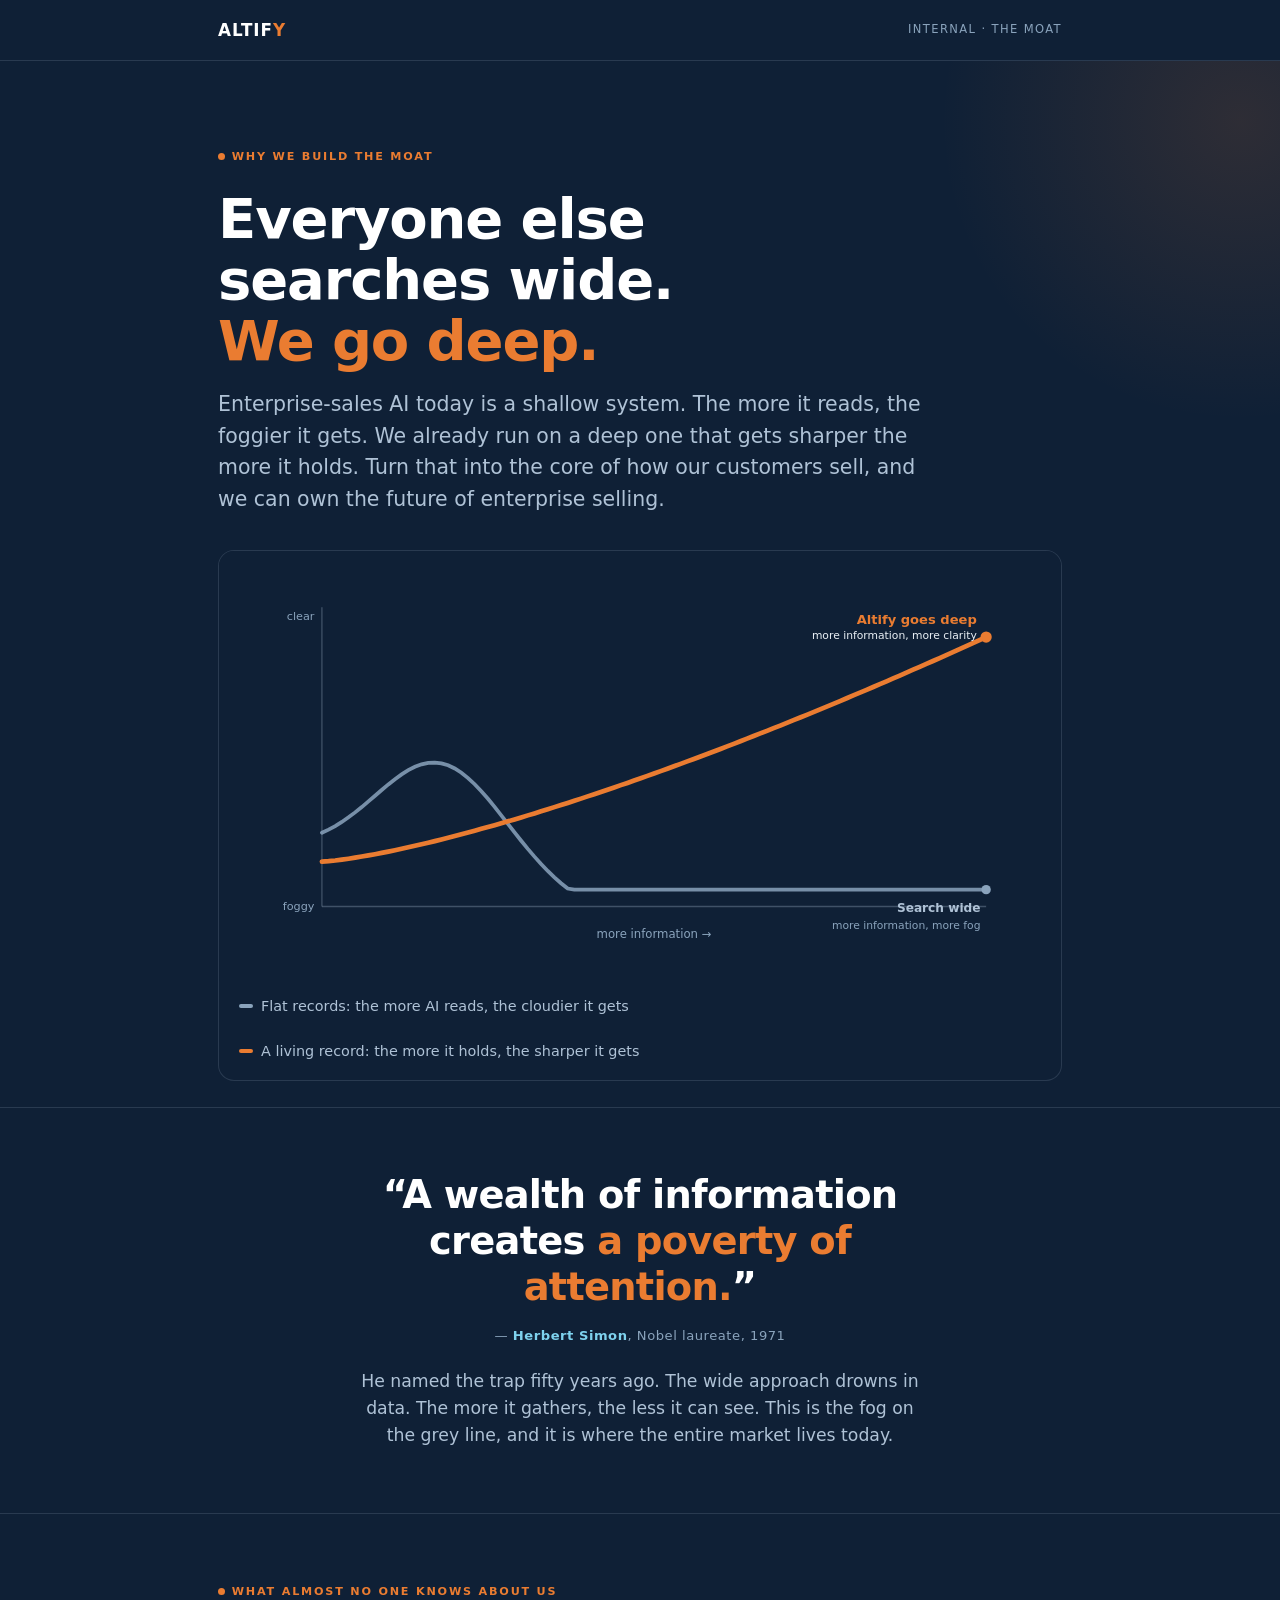
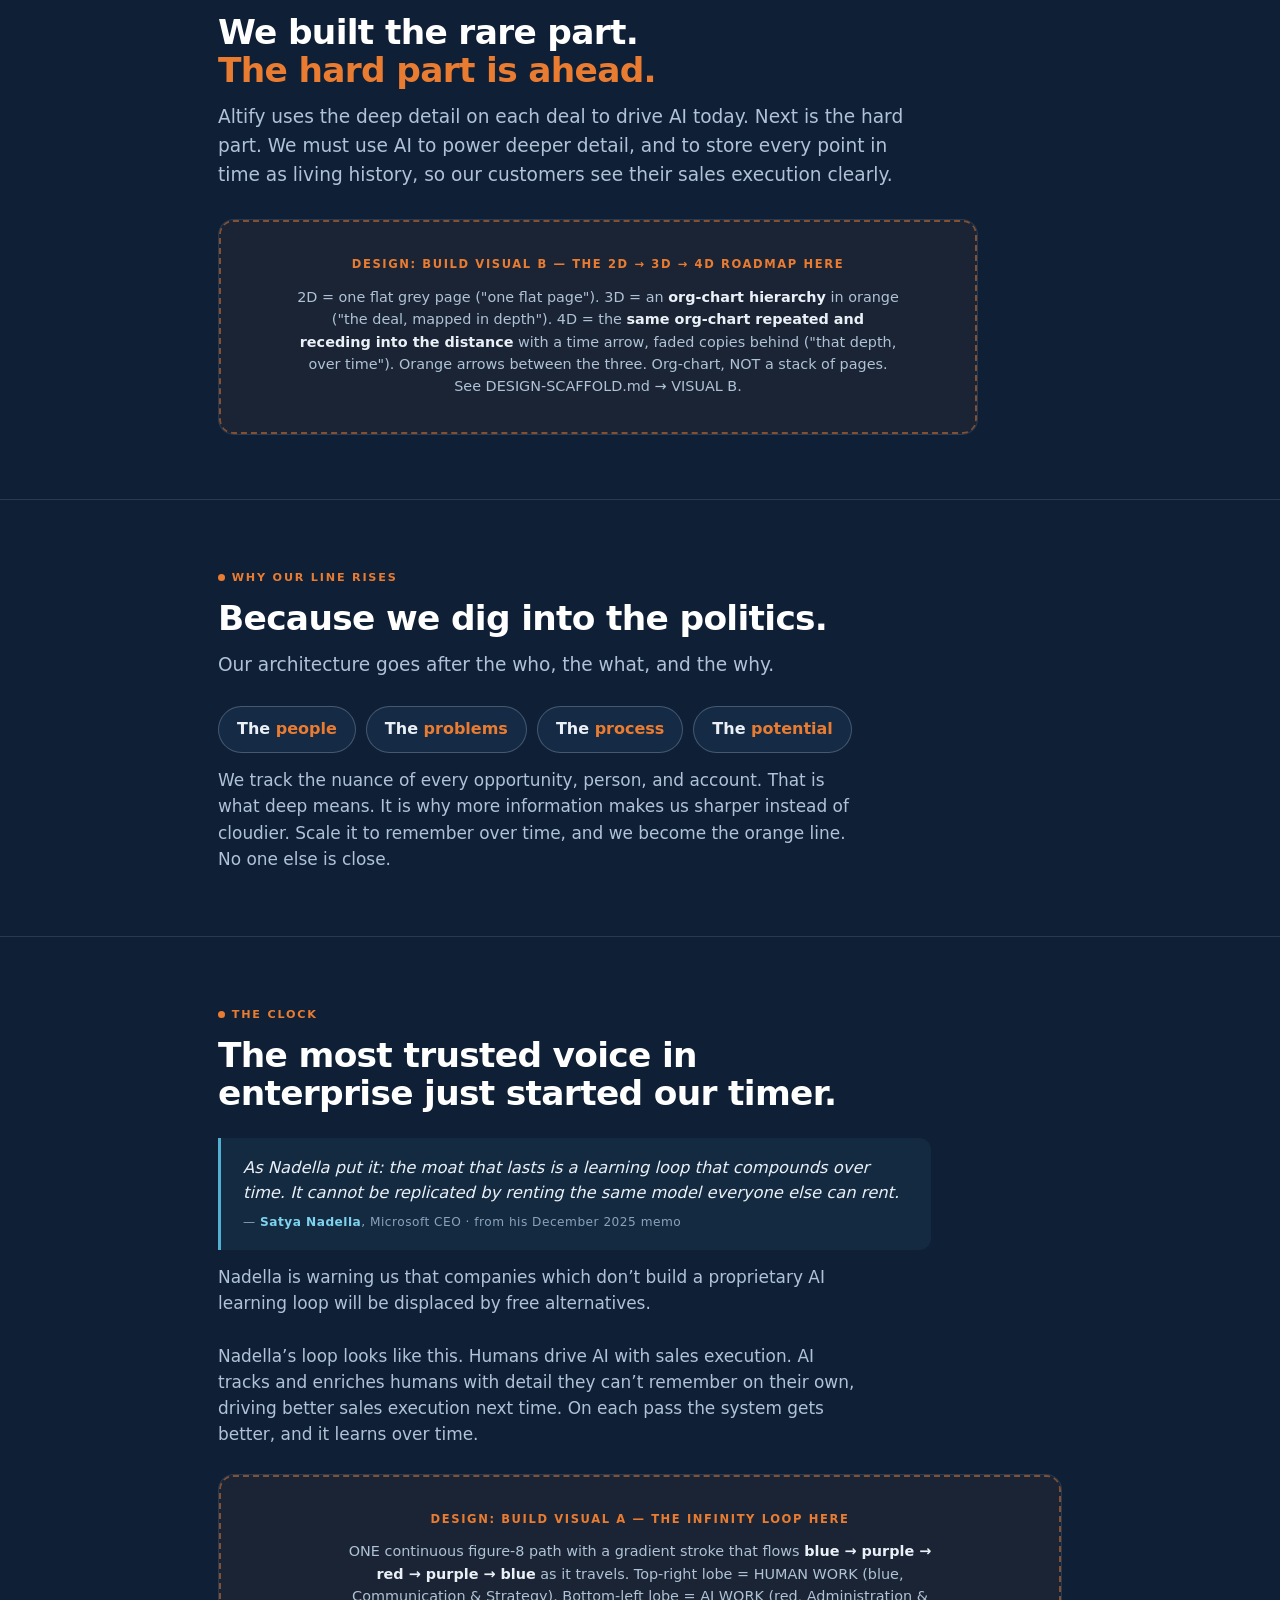
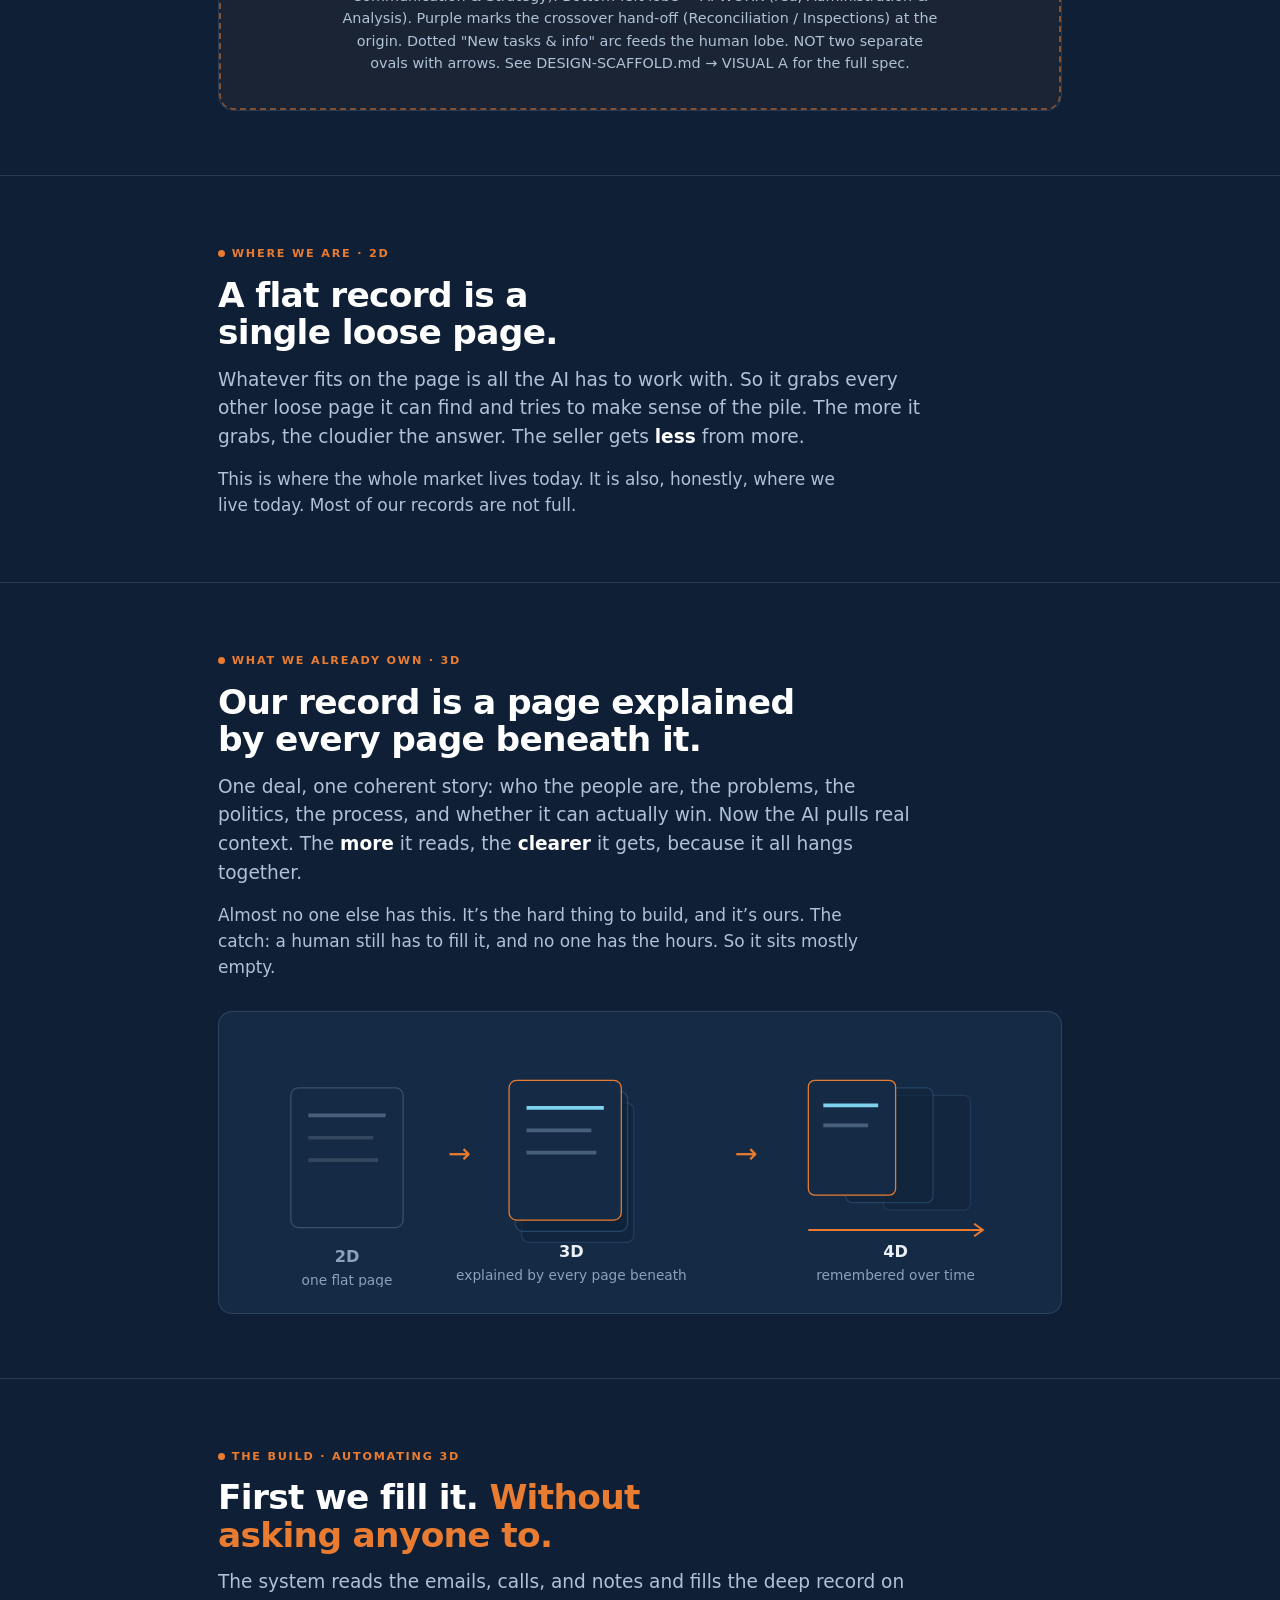
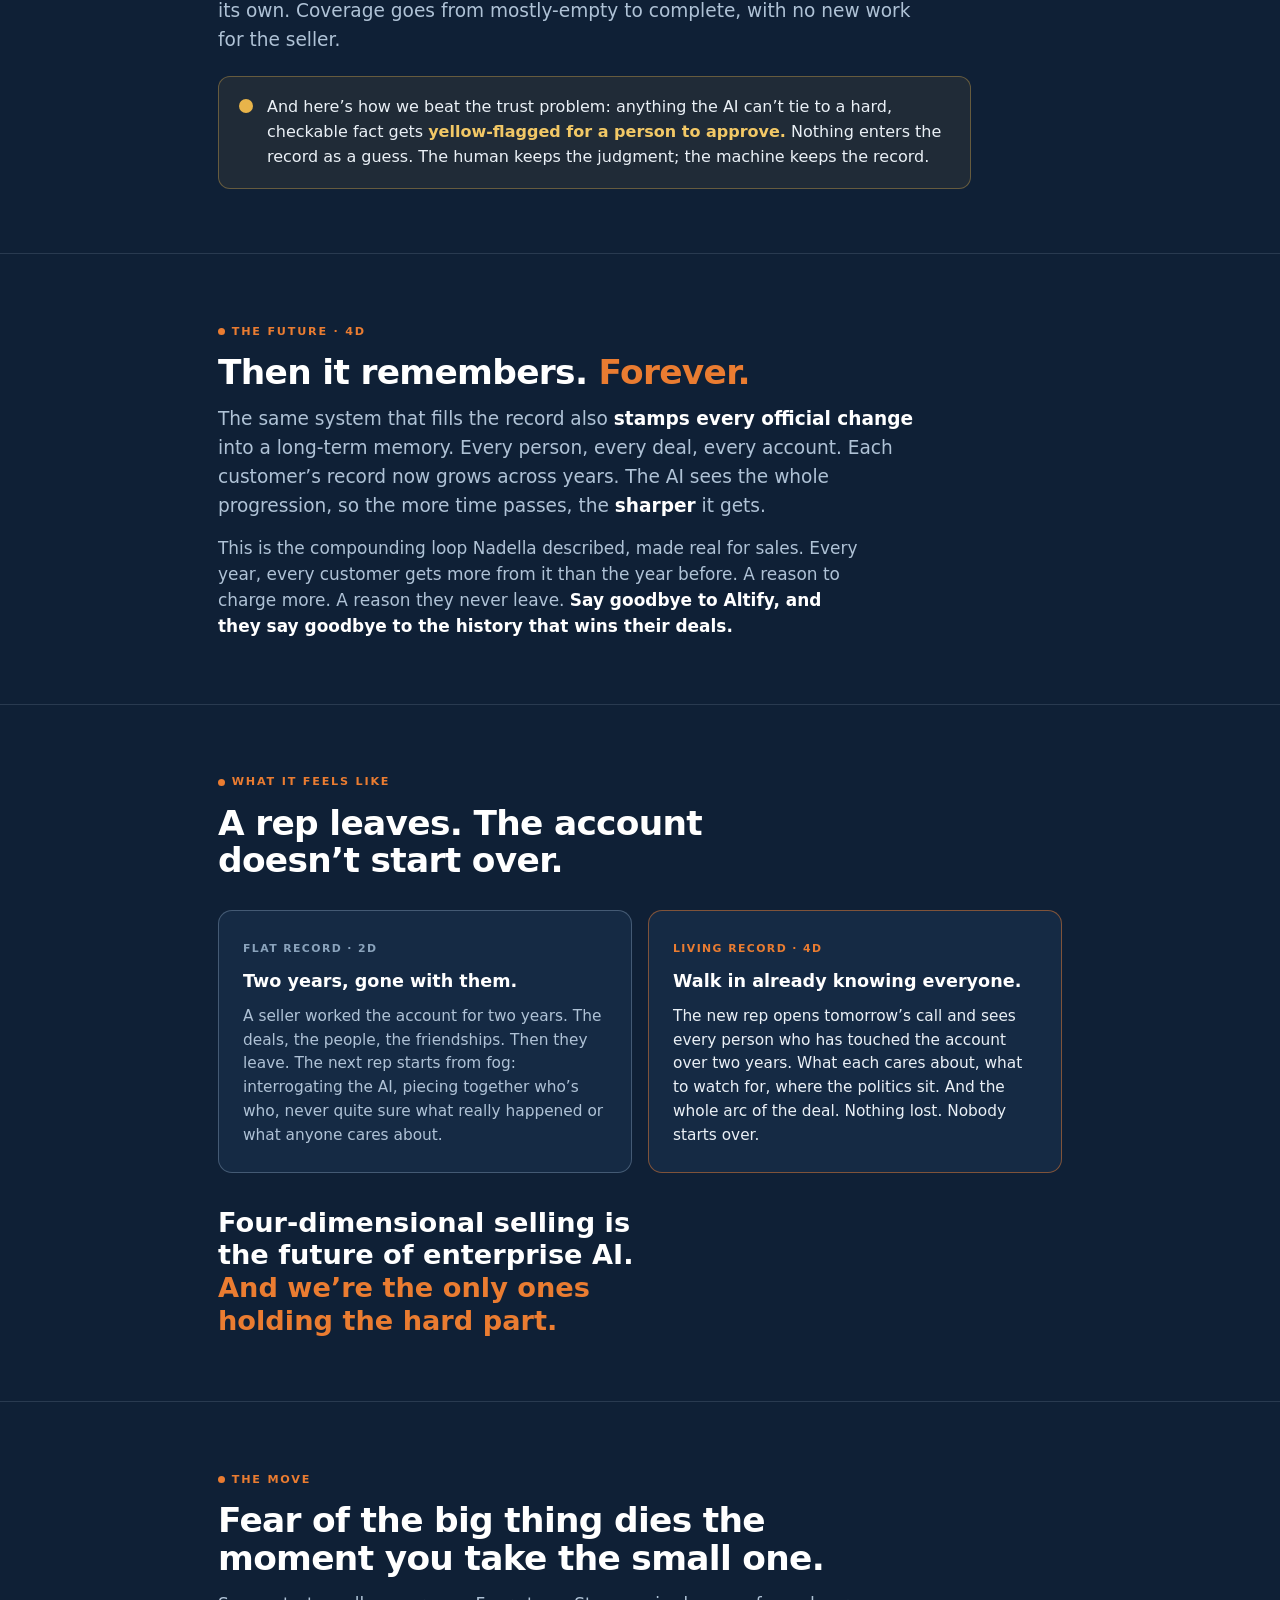
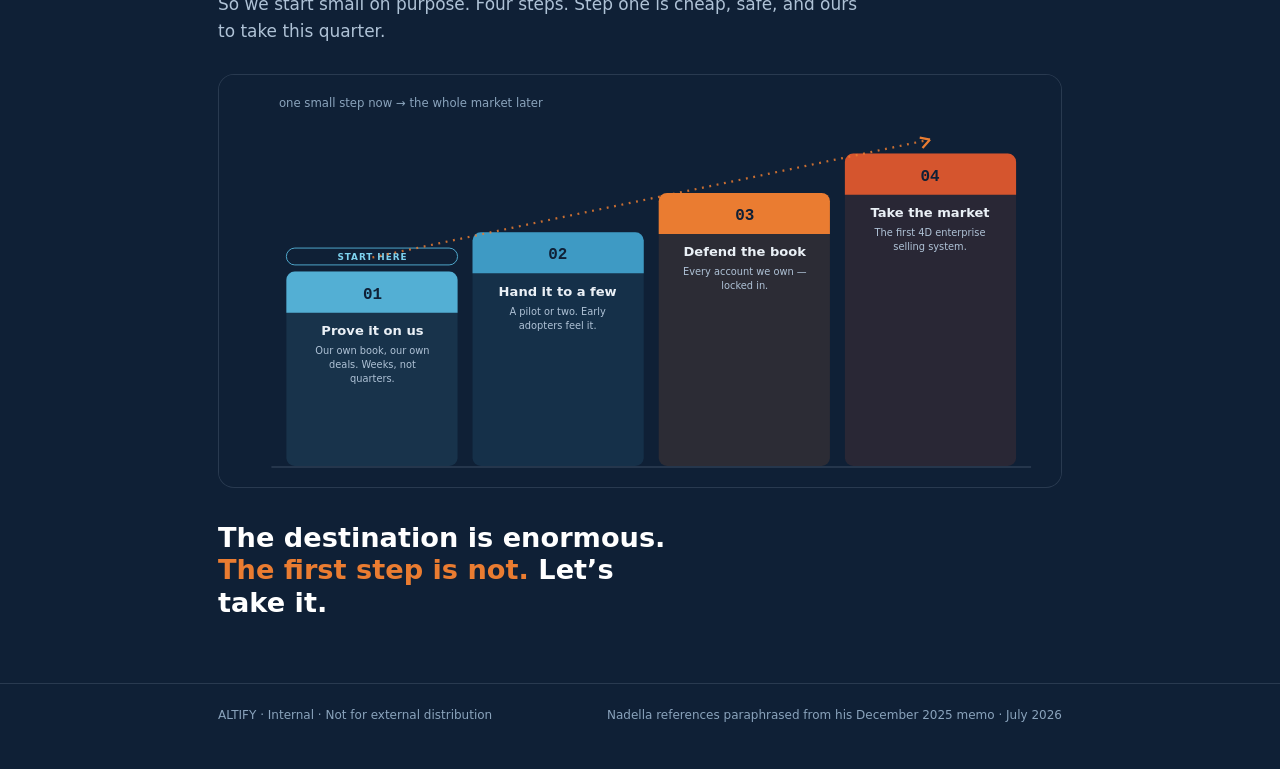
<file: uploads/altify-4d-moat-SCAFFOLD.html>
<!DOCTYPE html>
<html lang="en">
<head>
<meta charset="UTF-8">
<meta name="viewport" content="width=device-width, initial-scale=1.0">
<title>Altify | From flat records to a living one</title>
<style>
  :root{
    --navy-deep:#0F2036; --navy-card:#152A44; --navy:#173D64;
    --orange:#EA7C31; --orange-2:#F25C28; --blue-2:#53AFD4; --blue-3:#7ED2EE;
    --paper:#F4F7FA; --mist:#AFC2D6; --mist-2:#8AA3BC;
    --line:rgba(175,194,214,.16); --line-strong:rgba(175,194,214,.30);
    --font:system-ui,-apple-system,"Segoe UI",Roboto,Helvetica,Arial,sans-serif;
    --mono:ui-monospace,"SF Mono","SFMono-Regular",Menlo,Consolas,monospace;
    --wrap:900px; --ease:cubic-bezier(.22,.61,.36,1);
  }
  *{box-sizing:border-box;margin:0;padding:0}
  html{scroll-behavior:smooth}
  body{font-family:var(--font);background:var(--navy-deep);color:#EAF0F6;line-height:1.55;-webkit-font-smoothing:antialiased}
  ::selection{background:rgba(234,124,49,.35)}
  .wrap{max-width:var(--wrap);margin:0 auto;padding:0 28px}
  h1,h2,h3{letter-spacing:-.02em;line-height:1.09;text-wrap:balance}
  .eyebrow{font-size:.7rem;font-weight:700;letter-spacing:.16em;text-transform:uppercase;color:var(--orange);display:inline-flex;align-items:center;gap:.6em}
  .eyebrow::before{content:"";width:7px;height:7px;border-radius:50%;background:var(--orange);flex:none}

  .topbar{border-bottom:1px solid var(--line)}
  .topbar .row{display:flex;align-items:center;justify-content:space-between;height:60px}
  .wordmark{font-weight:800;font-size:1.05rem;letter-spacing:.06em;color:#fff}
  .wordmark span{color:var(--orange)}
  .topmeta{font-size:.72rem;letter-spacing:.12em;text-transform:uppercase;color:var(--mist-2)}

  .hero{padding:82px 0 26px;position:relative;overflow:hidden}
  .hero::after{content:"";position:absolute;right:-260px;top:-240px;width:600px;height:600px;border-radius:50%;
    background:radial-gradient(closest-side, rgba(234,124,49,.14), rgba(234,124,49,0));pointer-events:none}
  .hero h1{font-size:clamp(2.1rem,5vw,3.5rem);font-weight:800;color:#fff;margin:20px 0 0}
  .hero h1 em{font-style:normal;color:var(--orange)}
  .hero .sub{font-size:clamp(1.05rem,1.8vw,1.28rem);color:var(--mist);max-width:56ch;margin-top:18px}
  .hero .sub b{color:#fff}

  section{padding:64px 0;border-top:1px solid var(--line)}
  .kick{margin-bottom:14px}
  .h2{font-size:clamp(1.55rem,3vw,2.15rem);font-weight:800;color:#fff;max-width:26ch}
  .h2 em{font-style:normal;color:var(--orange)}
  .lede{color:var(--mist);max-width:60ch;margin-top:14px;font-size:1.06rem}
  .lede b{color:#fff}
  .lede.big{font-size:1.16rem}

  /* depth roadmap */
  .roadmap{display:flex;align-items:flex-start;gap:14px;flex-wrap:wrap;margin-top:30px}
  .roadmap .ar{margin-top:6px}
  .roadmap .d{font-weight:800;font-size:clamp(2.2rem,6vw,3.6rem);letter-spacing:-.03em;color:#25405f;line-height:1}
  .roadmap .d.on{color:var(--orange)}
  .roadmap .d small{display:block;font-size:.72rem;font-weight:700;letter-spacing:.12em;text-transform:uppercase;color:var(--mist-2);margin-top:8px}
  .roadmap .d i{display:block;font-style:normal;font-size:.86rem;font-weight:600;color:var(--mist);margin-top:5px;max-width:15ch;line-height:1.3}
  .roadmap .d.on i{color:#EAF0F6}
  .roadmap .d.on small{color:var(--orange)}
  .roadmap .ar{font-size:clamp(1.4rem,3vw,2rem);color:#33506f}

  /* simon quote (standalone) */
  .simon{text-align:center;max-width:60ch;margin:0 auto}
  .simon .q{font-size:clamp(1.5rem,3.4vw,2.4rem);font-weight:800;color:#fff;line-height:1.2;letter-spacing:-.02em}
  .simon .q em{font-style:normal;color:var(--orange)}
  .simon .src{margin-top:16px;font-size:.82rem;color:var(--mist-2);letter-spacing:.04em}
  .simon .src b{color:var(--blue-3);font-weight:700}
  .simon .fn{margin-top:22px;font-size:1.08rem;color:var(--mist);max-width:52ch;margin-left:auto;margin-right:auto}
  .simon .fn b{color:#fff}

  /* why-list */
  .why{margin-top:26px;display:flex;gap:10px;flex-wrap:wrap}
  .why span{background:var(--navy-card);border:1px solid var(--line-strong);border-radius:999px;padding:10px 18px;font-size:1rem;font-weight:700;color:#EAF0F6}
  .why span b{color:var(--orange)}

  /* nadella quote */
  .nad{margin-top:26px;border-left:3px solid var(--blue-2);background:rgba(83,175,212,.07);border-radius:0 12px 12px 0;padding:18px 22px;max-width:70ch}
  .nad p{color:#EAF0F6;font-size:1.02rem;font-style:italic;line-height:1.5}
  .nad .src{margin-top:8px;font-size:.76rem;color:var(--mist-2);font-style:normal;letter-spacing:.04em}
  .nad .src b{color:var(--blue-3);font-weight:700}

  /* hero curve figure */
  .curvewrap{margin-top:34px;border:1px solid var(--line);border-radius:16px;background:var(--navy-deep);overflow:hidden}
  .curvecap{display:flex;gap:22px;flex-wrap:wrap;padding:14px 20px 18px;font-size:.9rem}
  .curvecap .k{display:inline-flex;align-items:center;gap:8px;color:var(--mist)}
  .curvecap .d{width:14px;height:4px;border-radius:2px}

  .design-placeholder{padding:34px 28px;text-align:center;border:2px dashed rgba(234,124,49,.5);border-radius:14px;background:rgba(234,124,49,.05)}
  .design-placeholder .dp-label{font-size:.72rem;font-weight:800;letter-spacing:.14em;text-transform:uppercase;color:var(--orange);margin-bottom:12px}
  .design-placeholder .dp-note{font-size:.9rem;color:var(--mist);max-width:66ch;margin:0 auto;line-height:1.55}
  .design-placeholder .dp-note b{color:#EAF0F6}
  .roadmapfig{margin-top:30px;border:1px solid var(--line);border-radius:16px;overflow:hidden;background:var(--navy-deep);max-width:760px}
  .loopfig{margin-top:26px;border:1px solid var(--line);border-radius:16px;overflow:hidden;background:var(--navy-deep)}
  .ctafig{margin-top:30px;border:1px solid var(--line);border-radius:16px;overflow:hidden;background:var(--navy-deep)}
  .mark{margin-top:30px;border:1px solid var(--line);border-radius:14px;background:var(--navy-card);padding:26px 22px}

  /* trust beat */
  .flagline{margin-top:22px;display:flex;gap:14px;align-items:flex-start;background:rgba(232,180,74,.08);border:1px solid rgba(232,180,74,.35);border-radius:12px;padding:18px 20px;max-width:74ch}
  .flagline .dot{width:14px;height:14px;border-radius:50%;background:#E8B44A;flex:none;margin-top:4px}
  .flagline p{color:#EAF0F6;font-size:1rem}
  .flagline p b{color:#F2C866}

  /* seller scene */
  .scene{margin-top:30px;display:grid;grid-template-columns:1fr 1fr;gap:16px}
  .sc{border-radius:14px;padding:24px;border:1px solid var(--line);background:var(--navy-card)}
  .sc.bad{border-color:rgba(138,163,188,.4)}
  .sc.good{border-color:rgba(234,124,49,.5)}
  .sc .t{font-size:.68rem;font-weight:800;letter-spacing:.13em;text-transform:uppercase;color:var(--mist-2)}
  .sc.good .t{color:var(--orange)}
  .sc h4{color:#fff;font-size:1.1rem;margin:8px 0 10px}
  .sc p{color:var(--mist);font-size:.96rem;line-height:1.55}
  .sc.good p{color:#EAF0F6}

  .close{margin-top:34px;font-size:clamp(1.2rem,2.4vw,1.7rem);font-weight:800;color:#fff;max-width:24ch;line-height:1.2}
  .close em{font-style:normal;color:var(--orange)}

  .foot{border-top:1px solid var(--line);padding:22px 0 44px;color:var(--mist-2);font-size:.75rem}
  .foot .wrap{display:flex;justify-content:space-between;gap:20px;flex-wrap:wrap}

  .rv{opacity:0;transform:translateY(16px);transition:opacity .6s var(--ease),transform .6s var(--ease)}
  .rv.in{opacity:1;transform:none}
  @media (prefers-reduced-motion:reduce){.rv{opacity:1;transform:none;transition:none}}
  @media (max-width:820px){ .scene{grid-template-columns:1fr} }
  @media print{body{background:#fff;color:#111}.rv{opacity:1;transform:none}}
</style>
</head>
<body>

<div class="topbar">
  <div class="wrap row">
    <div class="wordmark">ALTIF<span>Y</span></div>
    <div class="topmeta">Internal &#183; The Moat</div>
  </div>
</div>

<!-- HERO + CURVE -->
<header class="hero">
  <div class="wrap">
    <span class="eyebrow">Why we build the moat</span>
    <h1>Everyone else searches wide.<br><em>We go deep.</em></h1>
    <p class="sub">Enterprise-sales AI today is a shallow system. The more it reads, the foggier it gets. We already run on a deep one that gets sharper the more it holds. Turn that into the core of how our customers sell, and we can own the future of enterprise selling.</p>

    <div class="curvewrap rv" id="curvefig">
      <svg viewBox="0 0 900 460" style="width:100%;height:auto;display:block" xmlns="http://www.w3.org/2000/svg" font-family="system-ui,-apple-system,'Segoe UI',Roboto,sans-serif">
        <rect width="900" height="460" fill="#0F2036"/>
        <line x1="110" y1="380" x2="820" y2="380" stroke="rgba(175,194,214,.3)" stroke-width="1.4"/>
        <line x1="110" y1="60" x2="110" y2="380" stroke="rgba(175,194,214,.3)" stroke-width="1.4"/>
        <text x="102" y="74" fill="#8AA3BC" font-size="12" text-anchor="end">clear</text>
        <text x="102" y="384" fill="#8AA3BC" font-size="12" text-anchor="end">foggy</text>
        <text x="465" y="414" fill="#8AA3BC" font-size="12.5" text-anchor="middle">more information &#8594;</text>
        <path id="theirs" d="M 110.0 301.1 L 117.1 297.8 L 124.2 294.0 L 131.3 289.6 L 138.4 284.7 L 145.5 279.4 L 152.6 273.7 L 159.7 267.7 L 166.8 261.6 L 173.9 255.5 L 181.0 249.5 L 188.1 243.9 L 195.2 238.8 L 202.3 234.3 L 209.4 230.7 L 216.5 228.0 L 223.6 226.5 L 230.7 226.1 L 237.8 227.0 L 244.9 229.1 L 252.0 232.5 L 259.1 237.0 L 266.2 242.7 L 273.3 249.3 L 280.4 256.8 L 287.5 264.9 L 294.6 273.5 L 301.7 282.5 L 308.8 291.6 L 315.9 300.7 L 323.0 309.7 L 330.1 318.4 L 337.2 326.7 L 344.3 334.6 L 351.4 342.0 L 358.5 348.8 L 365.6 355.1 L 372.7 360.8 L 379.8 362.0 L 386.9 362.0 L 394.0 362.0 L 401.1 362.0 L 408.2 362.0 L 415.3 362.0 L 422.4 362.0 L 429.5 362.0 L 436.6 362.0 L 443.7 362.0 L 450.8 362.0 L 457.9 362.0 L 465.0 362.0 L 472.1 362.0 L 479.2 362.0 L 486.3 362.0 L 493.4 362.0 L 500.5 362.0 L 507.6 362.0 L 514.7 362.0 L 521.8 362.0 L 528.9 362.0 L 536.0 362.0 L 543.1 362.0 L 550.2 362.0 L 557.3 362.0 L 564.4 362.0 L 571.5 362.0 L 578.6 362.0 L 585.7 362.0 L 592.8 362.0 L 599.9 362.0 L 607.0 362.0 L 614.1 362.0 L 621.2 362.0 L 628.3 362.0 L 635.4 362.0 L 642.5 362.0 L 649.6 362.0 L 656.7 362.0 L 663.8 362.0 L 670.9 362.0 L 678.0 362.0 L 685.1 362.0 L 692.2 362.0 L 699.3 362.0 L 706.4 362.0 L 713.5 362.0 L 720.6 362.0 L 727.7 362.0 L 734.8 362.0 L 741.9 362.0 L 749.0 362.0 L 756.1 362.0 L 763.2 362.0 L 770.3 362.0 L 777.4 362.0 L 784.5 362.0 L 791.6 362.0 L 798.7 362.0 L 805.8 362.0 L 812.9 362.0 L 820.0 362.0" fill="none" stroke="#8AA3BC" stroke-width="4" stroke-linecap="round" opacity=".85"/>
        <path id="ours" d="M 110.0 332.0 L 117.1 331.5 L 124.2 330.8 L 131.3 329.9 L 138.4 328.9 L 145.5 327.8 L 152.6 326.6 L 159.7 325.4 L 166.8 324.1 L 173.9 322.7 L 181.0 321.3 L 188.1 319.8 L 195.2 318.3 L 202.3 316.7 L 209.4 315.1 L 216.5 313.5 L 223.6 311.8 L 230.7 310.1 L 237.8 308.3 L 244.9 306.5 L 252.0 304.7 L 259.1 302.8 L 266.2 300.9 L 273.3 299.0 L 280.4 297.0 L 287.5 295.1 L 294.6 293.1 L 301.7 291.0 L 308.8 289.0 L 315.9 286.9 L 323.0 284.8 L 330.1 282.6 L 337.2 280.5 L 344.3 278.3 L 351.4 276.1 L 358.5 273.8 L 365.6 271.6 L 372.7 269.3 L 379.8 267.0 L 386.9 264.7 L 394.0 262.3 L 401.1 260.0 L 408.2 257.6 L 415.3 255.2 L 422.4 252.8 L 429.5 250.3 L 436.6 247.9 L 443.7 245.4 L 450.8 242.9 L 457.9 240.4 L 465.0 237.8 L 472.1 235.3 L 479.2 232.7 L 486.3 230.1 L 493.4 227.5 L 500.5 224.9 L 507.6 222.3 L 514.7 219.6 L 521.8 217.0 L 528.9 214.3 L 536.0 211.6 L 543.1 208.9 L 550.2 206.1 L 557.3 203.4 L 564.4 200.6 L 571.5 197.8 L 578.6 195.0 L 585.7 192.2 L 592.8 189.4 L 599.9 186.6 L 607.0 183.7 L 614.1 180.8 L 621.2 178.0 L 628.3 175.1 L 635.4 172.2 L 642.5 169.2 L 649.6 166.3 L 656.7 163.4 L 663.8 160.4 L 670.9 157.4 L 678.0 154.4 L 685.1 151.4 L 692.2 148.4 L 699.3 145.4 L 706.4 142.3 L 713.5 139.3 L 720.6 136.2 L 727.7 133.1 L 734.8 130.0 L 741.9 126.9 L 749.0 123.8 L 756.1 120.7 L 763.2 117.6 L 770.3 114.4 L 777.4 111.2 L 784.5 108.1 L 791.6 104.9 L 798.7 101.7 L 805.8 98.5 L 812.9 95.2 L 820.0 92.0" fill="none" stroke="#EA7C31" stroke-width="5" stroke-linecap="round"/>
        <g id="theirsEnd" opacity="0">
          <circle cx="820.0" cy="362.0" r="5" fill="#8AA3BC"/>
          <text x="814.0" y="386.0" fill="#AFC2D6" font-size="13" font-weight="700" text-anchor="end">Search wide</text>
          <text x="814.0" y="404.0" fill="#8AA3BC" font-size="11.5" text-anchor="end">more information, more fog</text>
        </g>
        <g id="oursEnd" opacity="0">
          <circle cx="820.0" cy="92.0" r="6" fill="#EA7C31"/>
          <text x="810.0" y="78.0" fill="#EA7C31" font-size="14" font-weight="800" text-anchor="end">Altify goes deep</text>
          <text x="810.0" y="94.0" fill="#EAF0F6" font-size="11.5" text-anchor="end">more information, more clarity</text>
        </g>
      </svg>
      <div class="curvecap">
        <span class="k"><span class="d" style="background:#8AA3BC"></span>Flat records: the more AI reads, the cloudier it gets</span>
        <span class="k"><span class="d" style="background:#EA7C31"></span>A living record: the more it holds, the sharper it gets</span>
      </div>
    </div>
  </div>
</header>

<!-- SIMON: THE LAW -->
<section>
  <div class="wrap">
    <div class="simon rv">
      <p class="q">&ldquo;A wealth of information creates <em>a poverty of attention.</em>&rdquo;</p>
      <div class="src">&mdash; <b>Herbert Simon</b>, Nobel laureate, 1971</div>
      <p class="fn">He named the trap fifty years ago. The wide approach drowns in data. The more it gathers, the less it can see. This is the fog on the grey line, and it is where the entire market lives today.</p>
    </div>
  </div>
</section>

<!-- THE DEPTH WE ALREADY OWN -->
<section>
  <div class="wrap">
    <span class="eyebrow kick">What almost no one knows about us</span>
    <h2 class="h2">We built the rare part. <em>The hard part is ahead.</em></h2>
    <p class="lede big">Altify uses the deep detail on each deal to drive AI today. Next is the hard part. We must use AI to power deeper detail, and to store every point in time as living history, so our customers see their sales execution clearly.</p>
<div class="roadmapfig rv"><div class="design-placeholder" data-visual="roadmap">
        <div class="dp-label">DESIGN: build VISUAL B — the 2D &rarr; 3D &rarr; 4D roadmap here</div>
        <p class="dp-note">2D = one flat grey page ("one flat page"). 3D = an <b>org-chart hierarchy</b> in orange ("the deal, mapped in depth"). 4D = the <b>same org-chart repeated and receding into the distance</b> with a time arrow, faded copies behind ("that depth, over time"). Orange arrows between the three. Org-chart, NOT a stack of pages. See DESIGN-SCAFFOLD.md &rarr; VISUAL B.</p>
      </div></div>
  </div>
</section>

<!-- WHY THE LINE RISES -->
<section>
  <div class="wrap">
    <span class="eyebrow kick">Why our line rises</span>
    <h2 class="h2">Because we dig into the politics.</h2>
    <p class="lede big">Our architecture goes after the who, the what, and the why.</p>
    <div class="why rv">
      <span>The <b>people</b></span>
      <span>The <b>problems</b></span>
      <span>The <b>process</b></span>
      <span>The <b>potential</b></span>
    </div>
    <p class="lede">We track the nuance of every opportunity, person, and account. That is what deep means. It is why more information makes us sharper instead of cloudier. Scale it to remember over time, and we become the orange line. No one else is close.</p>
  </div>
</section>

<!-- THE CLOCK (Nadella) -->
<section>
  <div class="wrap">
    <span class="eyebrow kick">The clock</span>
    <h2 class="h2">The most trusted voice in enterprise just started our timer.</h2>
    <div class="nad rv">
      <p>As Nadella put it: the moat that lasts is a learning loop that compounds over time. It cannot be replicated by renting the same model everyone else can rent.</p>
      <div class="src">&mdash; <b>Satya Nadella</b>, Microsoft CEO &#183; from his December 2025 memo</div>
    </div>
    <p class="lede">Nadella is warning us that companies which don&rsquo;t build a proprietary AI learning loop will be displaced by free alternatives.</p>
    <p class="lede" style="margin-top:26px">Nadella&rsquo;s loop looks like this. Humans drive AI with sales execution. AI tracks and enriches humans with detail they can&rsquo;t remember on their own, driving better sales execution next time. On each pass the system gets better, and it learns over time.</p>
    <div class="loopfig rv"><div class="design-placeholder" data-visual="infinity-loop">
        <div class="dp-label">DESIGN: build VISUAL A — the infinity loop here</div>
        <p class="dp-note">ONE continuous figure-8 path with a gradient stroke that flows <b>blue &rarr; purple &rarr; red &rarr; purple &rarr; blue</b> as it travels. Top-right lobe = HUMAN WORK (blue, Communication &amp; Strategy). Bottom-left lobe = AI WORK (red, Administration &amp; Analysis). Purple marks the crossover hand-off (Reconciliation / Inspections) at the origin. Dotted "New tasks &amp; info" arc feeds the human lobe. NOT two separate ovals with arrows. See DESIGN-SCAFFOLD.md &rarr; VISUAL A for the full spec.</p>
      </div></div>
  </div>
</section>

<!-- 2D -->
<section>
  <div class="wrap">
    <span class="eyebrow kick">Where we are &#183; 2D</span>
    <h2 class="h2">A flat record is a single loose page.</h2>
    <p class="lede big">Whatever fits on the page is all the AI has to work with. So it grabs every other loose page it can find and tries to make sense of the pile. The more it grabs, the cloudier the answer. The seller gets <b>less</b> from more.</p>
    <p class="lede">This is where the whole market lives today. It is also, honestly, where we live today. Most of our records are not full.</p>
  </div>
</section>

<!-- 3D -->
<section>
  <div class="wrap">
    <span class="eyebrow kick">What we already own &#183; 3D</span>
    <h2 class="h2">Our record is a page explained by every page beneath it.</h2>
    <p class="lede big">One deal, one coherent story: who the people are, the problems, the politics, the process, and whether it can actually win. Now the AI pulls real context. The <b>more</b> it reads, the <b>clearer</b> it gets, because it all hangs together.</p>
    <p class="lede">Almost no one else has this. It&rsquo;s the hard thing to build, and it&rsquo;s ours. The catch: a human still has to fill it, and no one has the hours. So it sits mostly empty.</p>
    <div class="mark rv"><svg viewBox="0 0 640 200" style="width:100%;height:auto;display:block" xmlns="http://www.w3.org/2000/svg" font-family="system-ui,-apple-system,'Segoe UI',Roboto,sans-serif">
  <!-- 2D: one page -->
  <g transform="translate(40,40)">
    <rect x="0" y="0" width="90" height="112" rx="6" fill="#152A44" stroke="#3A5170"/>
    <line x1="14" y1="22" x2="76" y2="22" stroke="#46607C" stroke-width="3"/><line x1="14" y1="40" x2="66" y2="40" stroke="#33485F" stroke-width="3"/><line x1="14" y1="58" x2="70" y2="58" stroke="#33485F" stroke-width="3"/>
    <text x="45" y="140" text-anchor="middle" fill="#8AA3BC" font-size="13" font-weight="800">2D</text>
    <text x="45" y="158" text-anchor="middle" fill="#8AA3BC" font-size="11">one flat page</text>
  </g>
  <text x="175" y="100" text-anchor="middle" fill="#EA7C31" font-size="22">&#8594;</text>
  <!-- 3D: a stack -->
  <g transform="translate(215,26)">
    <rect x="10" y="26" width="90" height="112" rx="6" fill="#0F2439" stroke="#2A527A" opacity=".5"/>
    <rect x="5" y="17" width="90" height="112" rx="6" fill="#0F2439" stroke="#2A527A" opacity=".75"/>
    <rect x="0" y="8" width="90" height="112" rx="6" fill="#152A44" stroke="#EA7C31"/>
    <line x1="14" y1="30" x2="76" y2="30" stroke="#7ED2EE" stroke-width="3"/><line x1="14" y1="48" x2="66" y2="48" stroke="#46607C" stroke-width="3"/><line x1="14" y1="66" x2="70" y2="66" stroke="#46607C" stroke-width="3"/>
    <text x="50" y="150" text-anchor="middle" fill="#EAF0F6" font-size="13" font-weight="800">3D</text>
    <text x="50" y="168" text-anchor="middle" fill="#8AA3BC" font-size="11">explained by every page beneath</text>
  </g>
  <text x="405" y="100" text-anchor="middle" fill="#EA7C31" font-size="22">&#8594;</text>
  <!-- 4D: stack through time -->
  <g transform="translate(445,26)">
    <rect x="70" y="20" width="70" height="92" rx="5" fill="#0F2439" stroke="#2A527A" opacity=".4"/>
    <rect x="40" y="14" width="70" height="92" rx="5" fill="#0F2439" stroke="#2A527A" opacity=".65"/>
    <rect x="10" y="8" width="70" height="92" rx="5" fill="#152A44" stroke="#EA7C31"/>
    <line x1="22" y1="28" x2="66" y2="28" stroke="#7ED2EE" stroke-width="3"/><line x1="22" y1="44" x2="58" y2="44" stroke="#46607C" stroke-width="3"/>
    <path d="M10 128 L150 128 M143 123 L150 128 L143 133" stroke="#EA7C31" stroke-width="1.6" fill="none"/>
    <text x="80" y="150" text-anchor="middle" fill="#EAF0F6" font-size="13" font-weight="800">4D</text>
    <text x="80" y="168" text-anchor="middle" fill="#8AA3BC" font-size="11">remembered over time</text>
  </g>
</svg></div>
  </div>
</section>

<!-- AUTOMATE + TRUST -->
<section>
  <div class="wrap">
    <span class="eyebrow kick">The build &#183; automating 3D</span>
    <h2 class="h2">First we fill it. <em>Without asking anyone to.</em></h2>
    <p class="lede big">The system reads the emails, calls, and notes and fills the deep record on its own. Coverage goes from mostly-empty to complete, with no new work for the seller.</p>
    <div class="flagline rv">
      <span class="dot"></span>
      <p>And here&rsquo;s how we beat the trust problem: anything the AI can&rsquo;t tie to a hard, checkable fact gets <b>yellow-flagged for a person to approve.</b> Nothing enters the record as a guess. The human keeps the judgment; the machine keeps the record.</p>
    </div>
  </div>
</section>

<!-- 4D -->
<section>
  <div class="wrap">
    <span class="eyebrow kick">The future &#183; 4D</span>
    <h2 class="h2">Then it remembers. <em>Forever.</em></h2>
    <p class="lede big">The same system that fills the record also <b>stamps every official change</b> into a long-term memory. Every person, every deal, every account. Each customer&rsquo;s record now grows across years. The AI sees the whole progression, so the more time passes, the <b>sharper</b> it gets.</p>
    <p class="lede">This is the compounding loop Nadella described, made real for sales. Every year, every customer gets more from it than the year before. A reason to charge more. A reason they never leave. <b>Say goodbye to Altify, and they say goodbye to the history that wins their deals.</b></p>
  </div>
</section>

<!-- SELLER SCENE -->
<section>
  <div class="wrap">
    <span class="eyebrow kick">What it feels like</span>
    <h2 class="h2">A rep leaves. The account doesn&rsquo;t start over.</h2>
    <div class="scene rv">
      <div class="sc bad">
        <span class="t">Flat record &#183; 2D</span>
        <h4>Two years, gone with them.</h4>
        <p>A seller worked the account for two years. The deals, the people, the friendships. Then they leave. The next rep starts from fog: interrogating the AI, piecing together who&rsquo;s who, never quite sure what really happened or what anyone cares about.</p>
      </div>
      <div class="sc good">
        <span class="t">Living record &#183; 4D</span>
        <h4>Walk in already knowing everyone.</h4>
        <p>The new rep opens tomorrow&rsquo;s call and sees every person who has touched the account over two years. What each cares about, what to watch for, where the politics sit. And the whole arc of the deal. Nothing lost. Nobody starts over.</p>
      </div>
    </div>
    <p class="close">Four-dimensional selling is the future of enterprise AI. <em>And we&rsquo;re the only ones holding the hard part.</em></p>
  </div>
</section>

<!-- CALL TO ACTION -->
<section>
  <div class="wrap">
    <span class="eyebrow kick">The move</span>
    <h2 class="h2">Fear of the big thing dies the moment you take the small one.</h2>
    <p class="lede">So we start small on purpose. Four steps. Step one is cheap, safe, and ours to take this quarter.</p>
    <div class="ctafig rv"><svg viewBox="0 0 900 440" style="width:100%;height:auto;display:block" xmlns="http://www.w3.org/2000/svg" font-family="system-ui,-apple-system,'Segoe UI',Roboto,sans-serif">
  <rect width="900" height="440" fill="#0F2036"/>
  <text x="64" y="34" fill="#8AA3BC" font-size="12.5">one small step now &#8594; the whole market later</text>
  <line x1="56" y1="419" x2="868" y2="419" stroke="rgba(175,194,214,.18)" stroke-width="1.4"/>
  <rect x="72" y="210" width="183" height="208" rx="9" fill="#53AFD4" opacity="0.13"/>
  <path d="M72 254 v-35 a9 9 0 0 1 9 -9 h165 a9 9 0 0 1 9 9 v35 Z" fill="#53AFD4"/>
  <text x="164" y="239" text-anchor="middle" fill="#0F2036" font-size="17" font-weight="800" font-family="ui-monospace,Menlo,monospace">01</text>
  <text x="164" y="278" text-anchor="middle" fill="#EAF0F6" font-size="14" font-weight="800">Prove it on us</text>
  <text x="164" y="298" text-anchor="middle" fill="#AFC2D6" font-size="10.5">Our own book, our own</text>
  <text x="164" y="313" text-anchor="middle" fill="#AFC2D6" font-size="10.5">deals. Weeks, not</text>
  <text x="164" y="328" text-anchor="middle" fill="#AFC2D6" font-size="10.5">quarters.</text>
  <rect x="72" y="185" width="183" height="18" rx="9" fill="#0F2036" stroke="#53AFD4"/><text x="164" y="198" text-anchor="middle" fill="#7ED2EE" font-size="9.5" font-weight="800" letter-spacing="1">START HERE</text>
  <rect x="271" y="168" width="183" height="250" rx="9" fill="#3E9AC4" opacity="0.13"/>
  <path d="M271 212 v-35 a9 9 0 0 1 9 -9 h165 a9 9 0 0 1 9 9 v35 Z" fill="#3E9AC4"/>
  <text x="362" y="197" text-anchor="middle" fill="#0F2036" font-size="17" font-weight="800" font-family="ui-monospace,Menlo,monospace">02</text>
  <text x="362" y="236" text-anchor="middle" fill="#EAF0F6" font-size="14" font-weight="800">Hand it to a few</text>
  <text x="362" y="256" text-anchor="middle" fill="#AFC2D6" font-size="10.5">A pilot or two. Early</text>
  <text x="362" y="271" text-anchor="middle" fill="#AFC2D6" font-size="10.5">adopters feel it.</text>
  <rect x="470" y="126" width="183" height="292" rx="9" fill="#EA7C31" opacity="0.13"/>
  <path d="M470 170 v-35 a9 9 0 0 1 9 -9 h165 a9 9 0 0 1 9 9 v35 Z" fill="#EA7C31"/>
  <text x="562" y="155" text-anchor="middle" fill="#0F2036" font-size="17" font-weight="800" font-family="ui-monospace,Menlo,monospace">03</text>
  <text x="562" y="194" text-anchor="middle" fill="#EAF0F6" font-size="14" font-weight="800">Defend the book</text>
  <text x="562" y="214" text-anchor="middle" fill="#AFC2D6" font-size="10.5">Every account we own —</text>
  <text x="562" y="229" text-anchor="middle" fill="#AFC2D6" font-size="10.5">locked in.</text>
  <rect x="669" y="84" width="183" height="334" rx="9" fill="#D5552E" opacity="0.13"/>
  <path d="M669 128 v-35 a9 9 0 0 1 9 -9 h165 a9 9 0 0 1 9 9 v35 Z" fill="#D5552E"/>
  <text x="760" y="113" text-anchor="middle" fill="#0F2036" font-size="17" font-weight="800" font-family="ui-monospace,Menlo,monospace">04</text>
  <text x="760" y="152" text-anchor="middle" fill="#EAF0F6" font-size="14" font-weight="800">Take the market</text>
  <text x="760" y="172" text-anchor="middle" fill="#AFC2D6" font-size="10.5">The first 4D enterprise</text>
  <text x="760" y="187" text-anchor="middle" fill="#AFC2D6" font-size="10.5">selling system.</text>
  <path d="M 164 195 L 362 153 L 562 111 L 760 69" fill="none" stroke="#EA7C31" stroke-width="2.4" stroke-dasharray="2 6" opacity=".85"/>
  <path d="M 760 69 l -11 -2 m 11 2 l -8 9" stroke="#EA7C31" stroke-width="2.4" fill="none"/>
</svg></div>
    <p class="close">The destination is enormous. <em>The first step is not.</em> Let&rsquo;s take it.</p>
  </div>
</section>

<footer class="foot">
  <div class="wrap">
    <div>ALTIFY &#183; Internal &#183; Not for external distribution</div>
    <div>Nadella references paraphrased from his December 2025 memo &#183; July 2026</div>
  </div>
</footer>

<script>
  const reduced = window.matchMedia('(prefers-reduced-motion: reduce)').matches;
  if(!reduced){
    const io = new IntersectionObserver(es=>es.forEach(e=>{if(e.isIntersecting){e.target.classList.add('in');io.unobserve(e.target);}}),{threshold:.12});
    document.querySelectorAll('.rv').forEach(el=>io.observe(el));
  } else { document.querySelectorAll('.rv').forEach(el=>el.classList.add('in')); }

  // animate the two curves drawing when the figure enters view
  const fig = document.getElementById('curvefig');
  const theirs = document.getElementById('theirs');
  const ours = document.getElementById('ours');
  const tEnd = document.getElementById('theirsEnd');
  const oEnd = document.getElementById('oursEnd');
  function prep(p){ const L=p.getTotalLength(); p.style.strokeDasharray=L; p.style.strokeDashoffset=L; return L; }
  if(fig && theirs && ours && !reduced){
    const Lt=prep(theirs), Lo=prep(ours);
    const cio = new IntersectionObserver(es=>es.forEach(e=>{
      if(e.isIntersecting){
        theirs.style.transition='stroke-dashoffset 1.4s ease-out';
        theirs.style.strokeDashoffset=0;
        setTimeout(()=>{ tEnd.style.transition='opacity .5s ease'; tEnd.style.opacity=1; },1200);
        setTimeout(()=>{
          ours.style.transition='stroke-dashoffset 1.6s cubic-bezier(.4,0,.2,1)';
          ours.style.strokeDashoffset=0;
          setTimeout(()=>{ oEnd.style.transition='opacity .5s ease'; oEnd.style.opacity=1; },1500);
        },700);
        cio.unobserve(fig);
      }
    }),{threshold:.4});
    cio.observe(fig);
  } else if(fig){ tEnd&&(tEnd.style.opacity=1); oEnd&&(oEnd.style.opacity=1); }
</script>
</body>
</html>
</file>
